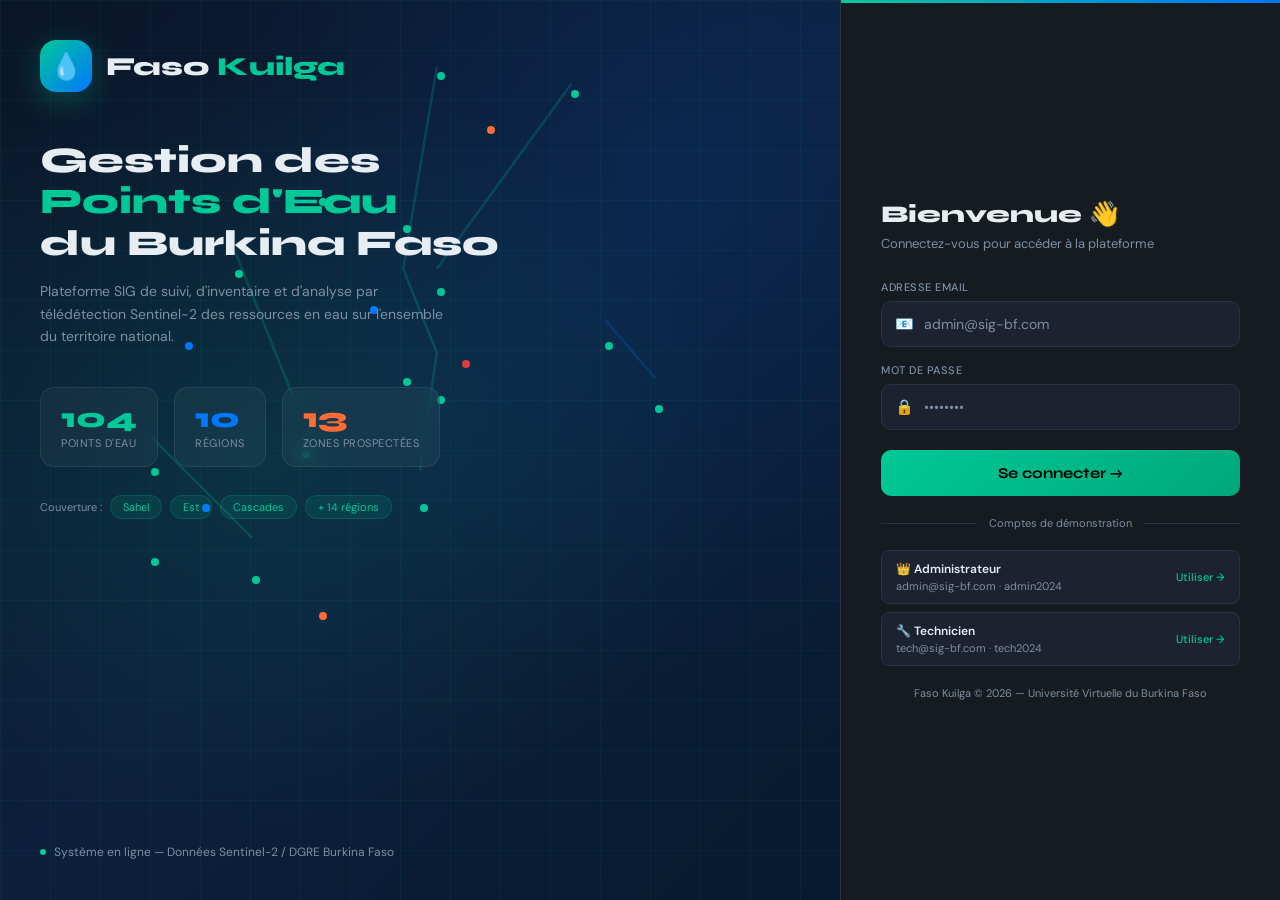
<file: login.html>
<!DOCTYPE html>
<html lang="fr">
<head>
<meta charset="UTF-8"/>
<meta name="viewport" content="width=device-width, initial-scale=1.0"/>
<title>Faso Kuilga — Connexion</title>
<link href="https://fonts.googleapis.com/css2?family=Syne:wght@600;700;800&family=DM+Sans:wght@300;400;500&display=swap" rel="stylesheet"/>
<style>
:root{--bg:#0d1117;--surface:#161b22;--surface2:#1c2230;--border:#2a3444;--accent:#00c896;--danger:#e03c3c;--text:#e6edf3;--muted:#7d8fa3;}
*{box-sizing:border-box;margin:0;padding:0;}
body{font-family:"DM Sans",sans-serif;background:var(--bg);color:var(--text);min-height:100vh;display:flex;overflow:hidden;}
.left-panel{flex:1;position:relative;display:flex;flex-direction:column;justify-content:space-between;padding:40px;overflow:hidden;}
.left-bg{position:absolute;inset:0;background:linear-gradient(135deg,#0a1628 0%,#0d1f3c 50%,#071a2e 100%);}
.left-bg::after{content:"";position:absolute;inset:0;background:radial-gradient(ellipse at 30% 50%,rgba(0,200,150,.12) 0%,transparent 60%),radial-gradient(ellipse at 80% 20%,rgba(0,119,255,.10) 0%,transparent 50%);}
.grid-lines{position:absolute;inset:0;background-image:linear-gradient(rgba(0,200,150,.06) 1px,transparent 1px),linear-gradient(90deg,rgba(0,200,150,.06) 1px,transparent 1px);background-size:50px 50px;animation:gridMove 20s linear infinite;}
@keyframes gridMove{0%{background-position:0 0}100%{background-position:50px 50px}}
.map-dots{position:absolute;inset:0;}
.dot-point{position:absolute;width:8px;height:8px;border-radius:50%;animation:pulse-dot 3s ease-in-out infinite;}
.dot-point::after{content:"";position:absolute;inset:-4px;border-radius:50%;animation:ripple 3s ease-out infinite;}
@keyframes pulse-dot{0%,100%{opacity:.8;transform:scale(1)}50%{opacity:1;transform:scale(1.3)}}
@keyframes ripple{0%{box-shadow:0 0 0 0 currentColor;opacity:.6}100%{box-shadow:0 0 0 16px transparent;opacity:0}}
.connections{position:absolute;inset:0;opacity:.2;}
.left-content{position:relative;z-index:10;}
.left-bottom{position:relative;z-index:10;}
.brand{display:flex;align-items:center;gap:14px;margin-bottom:48px;}
.brand-icon{width:52px;height:52px;background:linear-gradient(135deg,#00c896,#0077ff);border-radius:16px;display:flex;align-items:center;justify-content:center;font-size:26px;box-shadow:0 8px 32px rgba(0,200,150,.3);}
.brand-name{font-family:"Syne",sans-serif;font-size:26px;font-weight:800;}
.brand-name span{color:var(--accent);}
.hero-title{font-family:"Syne",sans-serif;font-size:36px;font-weight:800;line-height:1.15;margin-bottom:16px;max-width:480px;}
.hero-title .highlight{color:var(--accent);}
.hero-sub{font-size:14px;color:var(--muted);line-height:1.6;max-width:420px;margin-bottom:40px;}
.stats-row{display:flex;gap:16px;flex-wrap:wrap;}
.stat-box{background:rgba(255,255,255,.04);border:1px solid rgba(255,255,255,.08);border-radius:14px;padding:16px 20px;backdrop-filter:blur(10px);}
.stat-num{font-family:"Syne",sans-serif;font-size:28px;font-weight:800;color:var(--accent);line-height:1;}
.stat-num.blue{color:#0077ff;}
.stat-num.orange{color:#ff6b35;}
.stat-label{font-size:11px;color:var(--muted);margin-top:4px;text-transform:uppercase;letter-spacing:.5px;}
.regions-badge{display:flex;align-items:center;gap:8px;margin-top:28px;flex-wrap:wrap;}
.region-tag{background:rgba(0,200,150,.1);border:1px solid rgba(0,200,150,.2);border-radius:20px;padding:4px 12px;font-size:11px;color:var(--accent);}
.left-footer{display:flex;align-items:center;gap:8px;font-size:12px;color:var(--muted);}
.left-footer .dot{width:6px;height:6px;border-radius:50%;background:var(--accent);animation:blink 2s ease-in-out infinite;}
@keyframes blink{0%,100%{opacity:1}50%{opacity:.3}}
.right-panel{width:440px;flex-shrink:0;background:var(--surface);display:flex;align-items:center;justify-content:center;padding:40px;border-left:1px solid var(--border);position:relative;}
.right-panel::before{content:"";position:absolute;top:0;left:0;right:0;height:3px;background:linear-gradient(90deg,#00c896,#0077ff,#00c896);background-size:200%;animation:shimmer 3s linear infinite;}
@keyframes shimmer{0%{background-position:0%}100%{background-position:200%}}
.login-box{width:100%;}
.login-header{margin-bottom:28px;}
.login-header h2{font-family:"Syne",sans-serif;font-size:24px;font-weight:800;margin-bottom:6px;}
.login-header p{font-size:13px;color:var(--muted);}
.form-group{margin-bottom:16px;}
.form-group label{font-size:11px;color:var(--muted);display:block;margin-bottom:7px;text-transform:uppercase;letter-spacing:.5px;font-weight:500;}
.input-wrap{position:relative;}
.input-wrap .icon{position:absolute;left:14px;top:50%;transform:translateY(-50%);font-size:15px;pointer-events:none;}
.form-group input{width:100%;padding:13px 14px 13px 42px;background:var(--surface2);border:1px solid var(--border);border-radius:10px;color:var(--text);font-family:"DM Sans",sans-serif;font-size:14px;outline:none;transition:.2s;}
.form-group input:focus{border-color:var(--accent);box-shadow:0 0 0 3px rgba(0,200,150,.1);}
.form-group input::placeholder{color:var(--muted);}
.btn-login{width:100%;padding:14px;background:linear-gradient(135deg,#00c896,#00a87a);color:#000;border:none;border-radius:10px;font-family:"Syne",sans-serif;font-size:15px;font-weight:700;cursor:pointer;transition:.2s;margin-top:4px;}
.btn-login:hover{transform:translateY(-2px);box-shadow:0 8px 24px rgba(0,200,150,.3);}
.btn-login:disabled{opacity:.6;cursor:not-allowed;transform:none;box-shadow:none;}
.error-msg{background:rgba(224,60,60,.1);border:1px solid rgba(224,60,60,.25);border-radius:8px;padding:10px 14px;font-size:13px;color:var(--danger);margin-bottom:16px;display:none;align-items:center;gap:8px;}
.divider{display:flex;align-items:center;gap:12px;margin:20px 0;}
.divider-line{flex:1;height:1px;background:var(--border);}
.divider-text{font-size:11px;color:var(--muted);white-space:nowrap;}
.demo-item{display:flex;justify-content:space-between;align-items:center;background:var(--surface2);border:1px solid var(--border);border-radius:8px;padding:10px 14px;margin-bottom:8px;cursor:pointer;transition:.2s;}
.demo-item:hover{border-color:var(--accent);background:rgba(0,200,150,.05);}
.demo-role{font-size:12px;font-weight:600;}
.demo-creds{font-size:11px;color:var(--muted);margin-top:2px;}
.demo-use{font-size:11px;color:var(--accent);font-weight:500;}
.loader{display:inline-block;width:16px;height:16px;border:2px solid rgba(0,0,0,.3);border-top-color:#000;border-radius:50%;animation:spin .6s linear infinite;vertical-align:middle;margin-right:6px;}
@keyframes spin{to{transform:rotate(360deg)}}
.login-footer{margin-top:20px;text-align:center;font-size:11px;color:var(--muted);}
@media(max-width:800px){.left-panel{display:none;}.right-panel{width:100%;border:none;}}
</style>
</head>
<body>
<div class="left-panel">
  <div class="left-bg"></div>
  <div class="grid-lines"></div>
  <div class="map-dots">
    <div class="dot-point" style="top:8%;left:52%;background:#00c896;color:#00c896;animation-delay:0s"></div>
    <div class="dot-point" style="top:10%;left:68%;background:#00c896;color:#00c896;animation-delay:.5s"></div>
    <div class="dot-point" style="top:14%;left:58%;background:#ff6b35;color:#ff6b35;animation-delay:1s"></div>
    <div class="dot-point" style="top:22%;left:38%;background:#00c896;color:#00c896;animation-delay:.3s"></div>
    <div class="dot-point" style="top:25%;left:48%;background:#00c896;color:#00c896;animation-delay:.8s"></div>
    <div class="dot-point" style="top:32%;left:52%;background:#00c896;color:#00c896;animation-delay:.2s"></div>
    <div class="dot-point" style="top:34%;left:44%;background:#0077ff;color:#0077ff;animation-delay:1.2s"></div>
    <div class="dot-point" style="top:30%;left:28%;background:#00c896;color:#00c896;animation-delay:.6s"></div>
    <div class="dot-point" style="top:38%;left:22%;background:#0077ff;color:#0077ff;animation-delay:.9s"></div>
    <div class="dot-point" style="top:42%;left:48%;background:#00c896;color:#00c896;animation-delay:0.1s"></div>
    <div class="dot-point" style="top:44%;left:52%;background:#00c896;color:#00c896;animation-delay:.7s"></div>
    <div class="dot-point" style="top:40%;left:55%;background:#e03c3c;color:#e03c3c;animation-delay:1.5s"></div>
    <div class="dot-point" style="top:38%;left:72%;background:#00c896;color:#00c896;animation-delay:.4s"></div>
    <div class="dot-point" style="top:45%;left:78%;background:#00c896;color:#00c896;animation-delay:1.1s"></div>
    <div class="dot-point" style="top:52%;left:18%;background:#00c896;color:#00c896;animation-delay:.5s"></div>
    <div class="dot-point" style="top:56%;left:24%;background:#0077ff;color:#0077ff;animation-delay:1.3s"></div>
    <div class="dot-point" style="top:50%;left:36%;background:#00c896;color:#00c896;animation-delay:.2s"></div>
    <div class="dot-point" style="top:56%;left:50%;background:#00c896;color:#00c896;animation-delay:.8s"></div>
    <div class="dot-point" style="top:64%;left:30%;background:#00c896;color:#00c896;animation-delay:.3s"></div>
    <div class="dot-point" style="top:68%;left:38%;background:#ff6b35;color:#ff6b35;animation-delay:1.0s"></div>
    <div class="dot-point" style="top:62%;left:18%;background:#00c896;color:#00c896;animation-delay:.6s"></div>
  </div>
  <svg class="connections" viewBox="0 0 100 100" preserveAspectRatio="none">
    <line x1="52" y1="8" x2="48" y2="32" stroke="#00c896" stroke-width="0.3"/>
    <line x1="68" y1="10" x2="52" y2="32" stroke="#00c896" stroke-width="0.3"/>
    <line x1="48" y1="32" x2="52" y2="42" stroke="#00c896" stroke-width="0.3"/>
    <line x1="28" y1="30" x2="36" y2="50" stroke="#00c896" stroke-width="0.3"/>
    <line x1="52" y1="42" x2="50" y2="56" stroke="#00c896" stroke-width="0.3"/>
    <line x1="72" y1="38" x2="78" y2="45" stroke="#0077ff" stroke-width="0.3"/>
    <line x1="18" y1="52" x2="30" y2="64" stroke="#00c896" stroke-width="0.3"/>
  </svg>
  <div class="left-content">
    <div class="brand">
      <div class="brand-icon">💧</div>
      <div class="brand-name">Faso <span>Kuilga</span></div>
    </div>
    <div class="hero-title">Gestion des<br><span class="highlight">Points d'Eau</span><br>du Burkina Faso</div>
    <div class="hero-sub">Plateforme SIG de suivi, d'inventaire et d'analyse par télédétection Sentinel-2 des ressources en eau sur l'ensemble du territoire national.</div>
    <div class="stats-row">
      <div class="stat-box"><div class="stat-num" id="anim-points">0</div><div class="stat-label">Points d'eau</div></div>
      <div class="stat-box"><div class="stat-num blue" id="anim-regions">0</div><div class="stat-label">Régions</div></div>
      <div class="stat-box"><div class="stat-num orange" id="anim-zones">0</div><div class="stat-label">Zones prospectées</div></div>
    </div>
    <div class="regions-badge">
      <span style="font-size:11px;color:var(--muted)">Couverture :</span>
      <span class="region-tag">Sahel</span>
      <span class="region-tag">Est</span>
      <span class="region-tag">Cascades</span>
      <span class="region-tag">+ 14 régions</span>
    </div>
  </div>
  <div class="left-bottom">
    <div class="left-footer">
      <div class="dot"></div>
      Système en ligne — Données Sentinel-2 / DGRE Burkina Faso
    </div>
  </div>
</div>
<div class="right-panel">
  <div class="login-box">
    <div class="login-header">
      <h2>Bienvenue 👋</h2>
      <p>Connectez-vous pour accéder à la plateforme</p>
    </div>
    <div class="error-msg" id="error-msg">❌ <span id="error-text">Email ou mot de passe incorrect</span></div>
    <div class="form-group">
      <label>Adresse email</label>
      <div class="input-wrap">
        <span class="icon">📧</span>
        <input type="email" id="email" placeholder="admin@sig-bf.com" onkeydown="if(event.key==='Enter')login()"/>
      </div>
    </div>
    <div class="form-group">
      <label>Mot de passe</label>
      <div class="input-wrap">
        <span class="icon">🔒</span>
        <input type="password" id="password" placeholder="••••••••" onkeydown="if(event.key==='Enter')login()"/>
      </div>
    </div>
    <button class="btn-login" id="btn-login" onclick="login()">Se connecter →</button>
    <div class="divider">
      <div class="divider-line"></div>
      <div class="divider-text">Comptes de démonstration</div>
      <div class="divider-line"></div>
    </div>
    <div class="demo-item" onclick="fillDemo('admin@sig-bf.com','admin2024')">
      <div><div class="demo-role">👑 Administrateur</div><div class="demo-creds">admin@sig-bf.com · admin2024</div></div>
      <div class="demo-use">Utiliser →</div>
    </div>
    <div class="demo-item" onclick="fillDemo('tech@sig-bf.com','tech2024')">
      <div><div class="demo-role">🔧 Technicien</div><div class="demo-creds">tech@sig-bf.com · tech2024</div></div>
      <div class="demo-use">Utiliser →</div>
    </div>
    <div class="login-footer">Faso Kuilga © 2026 — Université Virtuelle du Burkina Faso</div>
  </div>
</div>
<script>
const API = window.location.hostname === "localhost" ? "/api" : "https://faso-kuilga-backend.onrender.com/api";
if(localStorage.getItem("user")) window.location.href="index.html";
function animCount(id,target,duration){
  let start=0;const step=target/(duration/16);const el=document.getElementById(id);
  const timer=setInterval(()=>{start=Math.min(start+step,target);el.textContent=Math.round(start);if(start>=target)clearInterval(timer);},16);
}
window.addEventListener("load",()=>{
  setTimeout(()=>{animCount("anim-points",181,1500);},300);
  setTimeout(()=>{animCount("anim-regions",17,1000);},600);
  setTimeout(()=>{animCount("anim-zones",62,1200);},900);
});
function fillDemo(email,pwd){
  document.getElementById("email").value=email;
  document.getElementById("password").value=pwd;
}
async function login(){
  const email=document.getElementById("email").value.trim();
  const pwd=document.getElementById("password").value;
  if(!email||!pwd){showError("Veuillez remplir tous les champs");return;}
  const btn=document.getElementById("btn-login");
  btn.disabled=true;btn.innerHTML="<span class='loader'></span>Connexion...";
  document.getElementById("error-msg").style.display="none";
  try{
    const res=await fetch(API+"/login",{method:"POST",headers:{"Content-Type":"application/json"},body:JSON.stringify({email,mot_de_passe:pwd})});
    if(!res.ok){showError("Email ou mot de passe incorrect");btn.disabled=false;btn.innerHTML="Se connecter →";return;}
    const user=await res.json();
    localStorage.setItem("user",JSON.stringify(user));
    btn.innerHTML="✅ Connexion réussie...";
    setTimeout(()=>{window.location.href="index.html";},600);
  }catch(e){showError("Impossible de contacter le serveur");btn.disabled=false;btn.innerHTML="Se connecter →";}
}
function showError(msg){
  const el=document.getElementById("error-msg");
  document.getElementById("error-text").textContent=msg;
  el.style.display="flex";
}
</script>
</body>
</html>
</file>
